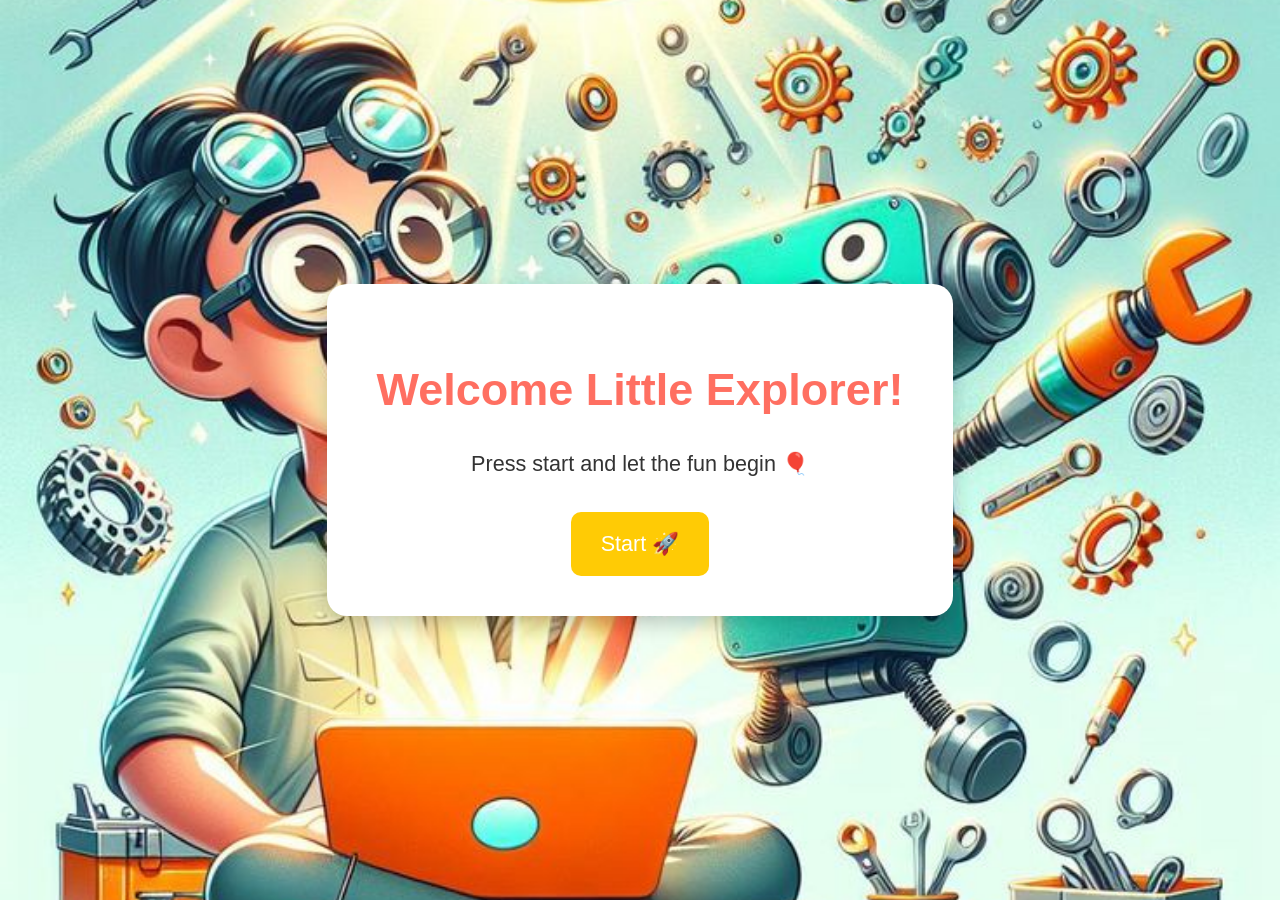
<file: index.html>
<!DOCTYPE html>
<html lang="en">
<head>
  <meta charset="UTF-8">
  <title>Welcome</title>
  <link rel="stylesheet" href="style.css">
  <script src="script.js"></script>
</head>
<body class="welcome-page">

  <div class="overlay">
    <h1>Welcome Little Explorer!</h1>
    <p>Press start and let the fun begin 🎈</p>

    <a href="home.html" class="start-btn">Start 🚀</a>
  </div>

</body>
</html>
</file>
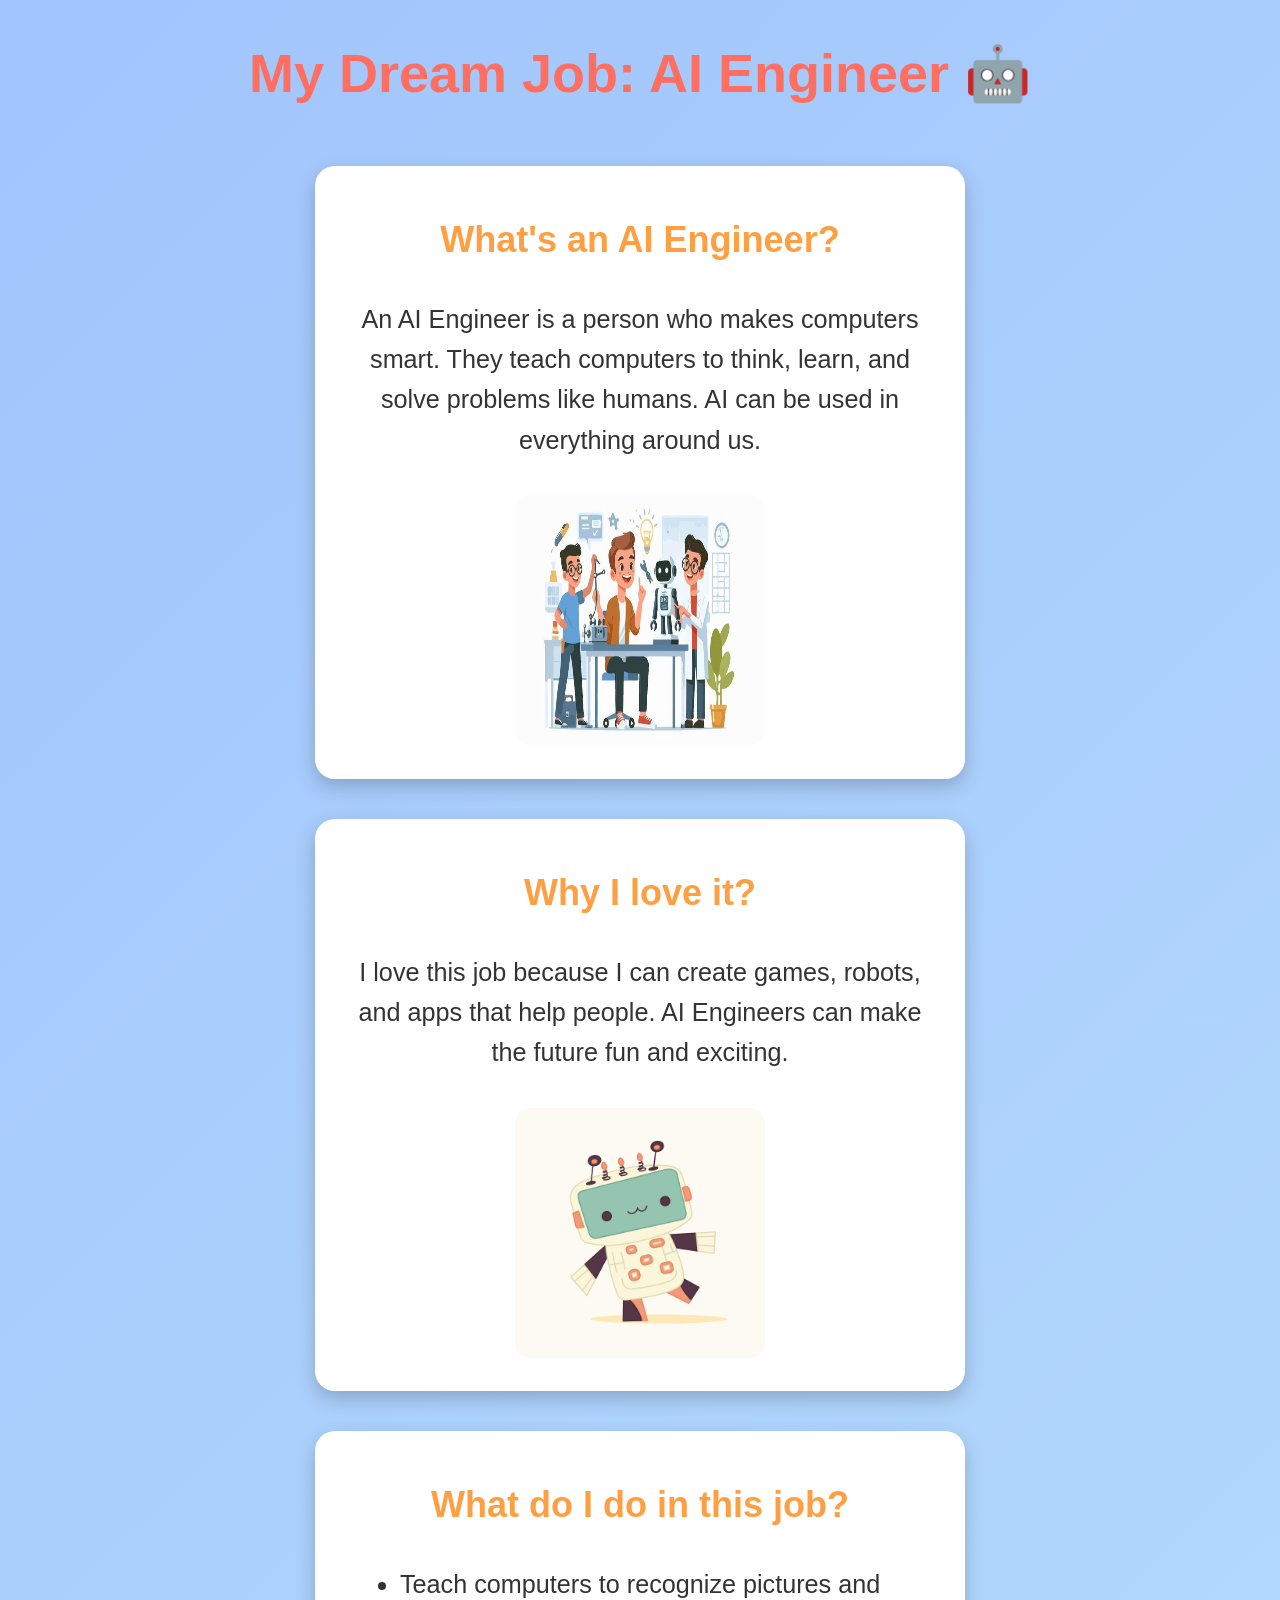
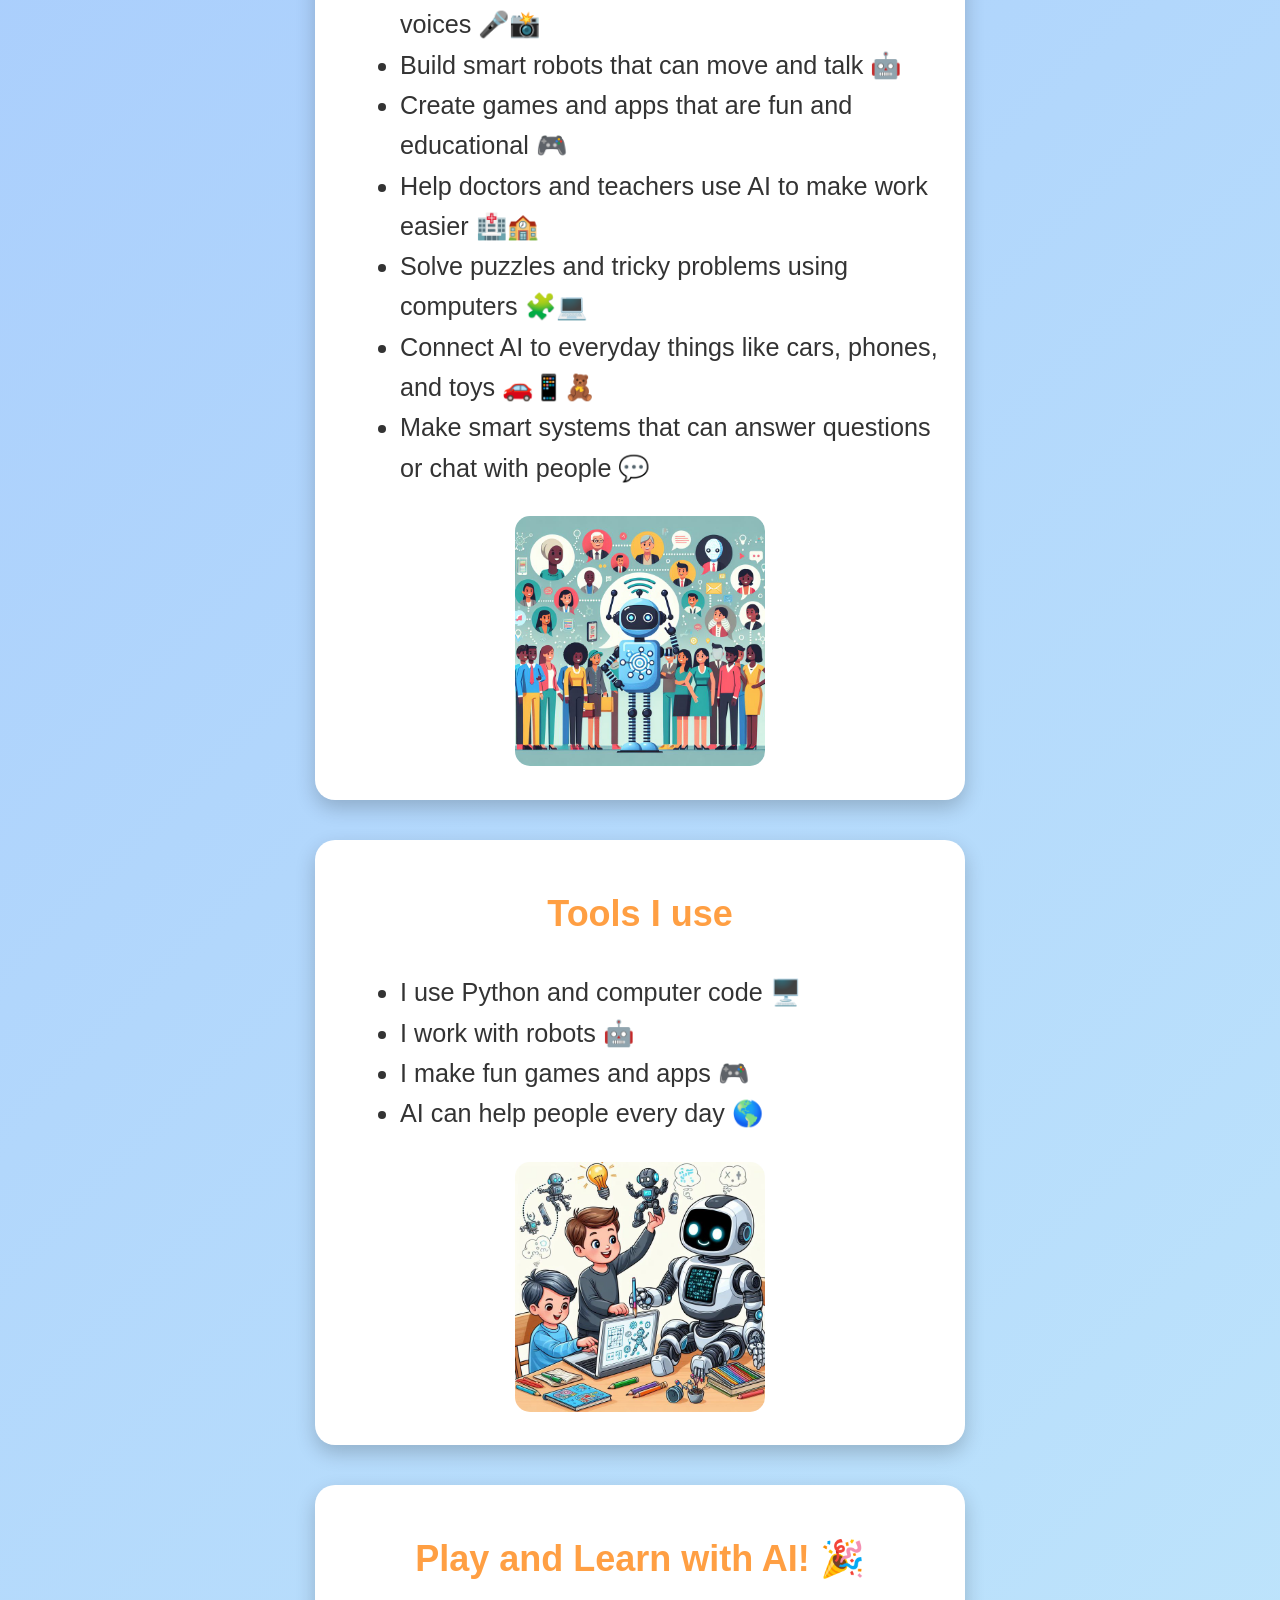
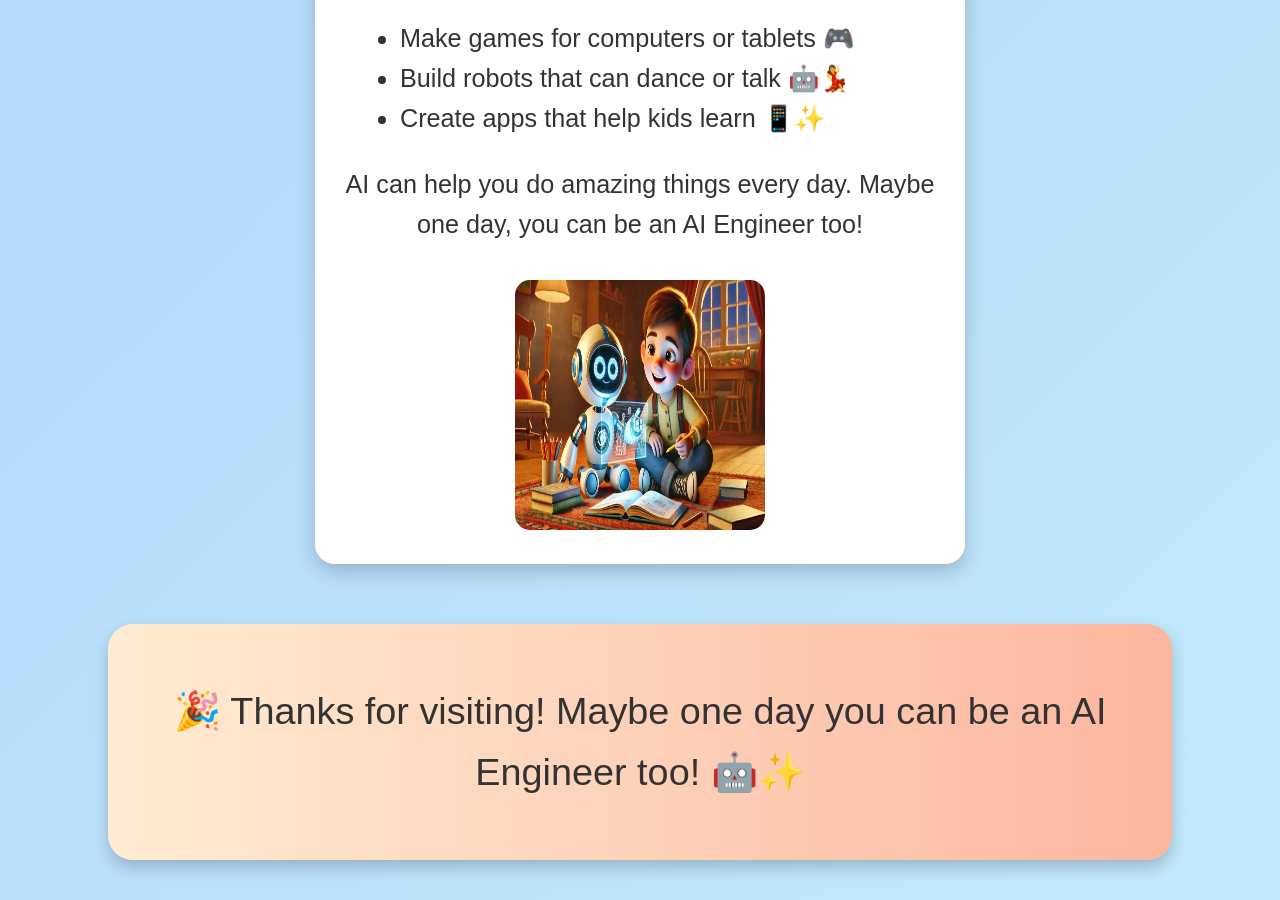
<file: home.html>
<!DOCTYPE html>
<html lang="en">
<head>
    <meta charset="UTF-8">
    <meta name="viewport" content="width=device-width, initial-scale=1.0">
    <title>Document</title>
    <link rel="stylesheet" href="style.css">
    <script src="script.js"></script>
</body>

</head>

  <body>
    <h1>My Dream Job: AI Engineer 🤖</h1> 

    <div class="card">
        <h2>What's an AI Engineer?</h2>
        <p>An AI Engineer is a person who makes computers smart. They teach computers to think, learn, and solve problems like humans. AI can be used in everything around us.</p>
        <img src="team.jpg" alt="Robot" width="250" height="250">
    </div>

    <div class="card">
        <h2>Why I love it?</h2>
        <p>I love this job because I can create games, robots, and apps that help people. AI Engineers can make the future fun and exciting.</p>
        <img src="small robot.jpg" alt="Small Robot" width="250" height="250">
    </div>

    <div class="card">
        <h2>What do I do in this job?</h2>
        <ul>
            <li>Teach computers to recognize pictures and voices 🎤📸</li>
            <li>Build smart robots that can move and talk 🤖</li>
            <li>Create games and apps that are fun and educational 🎮</li>
            <li>Help doctors and teachers use AI to make work easier 🏥🏫</li>
            <li>Solve puzzles and tricky problems using computers 🧩💻</li>
            <li>Connect AI to everyday things like cars, phones, and toys 🚗📱🧸</li>
            <li>Make smart systems that can answer questions or chat with people 💬</li>
        </ul>
        <img src="smart.jpg" alt="Cartoon Robots" width="250" height="250">
    </div>

    <div class="card">
        <h2>Tools I use</h2>
        <ul>
            <li>I use Python and computer code 🖥️</li>
            <li>I work with robots 🤖</li>
            <li>I make fun games and apps 🎮</li>
            <li>AI can help people every day 🌎</li>
        </ul>
        <img src="learn with robots_ robots_ AI (1).jpg" alt="Robot Image" width="250" height="250">
    </div>

    <div  class="card">
        <h2>Play and Learn with AI! 🎉</h2>
        <ul>
            <li>Make games for computers or tablets 🎮</li>
            <li>Build robots that can dance or talk 🤖💃</li>
            <li>Create apps that help kids learn 📱✨</li>
        </ul>
        <p>AI can help you do amazing things every day.
             Maybe one day, you can be an AI Engineer too!</p>
             <img src="download.jpg" alt="image" width="250" height="250">
    </div>

    <div class="footer-fun">
  <p>🎉 Thanks for visiting! Maybe one day you can be an AI Engineer too! 🤖✨</p>
</div>

</body>
  

</html>
</file>
<file: style.css>
/* style.css */

/* التصميم العام للصفحة */
body.welcome-page {
  margin: 0;
  padding: 0;
  height: 100vh; 
  background-image: url('kk.jpg');
  background-size: cover; /* الصورة تغطي كل الخلفية */
  background-position: center;
  background-repeat: no-repeat;
  font-family: 'Comic Sans MS', cursive, sans-serif; /* فونت مرح للأطفال */
  display: flex;
  justify-content: center; /* توسيط أفقي */
  align-items: center;     /* توسيط رأسي */
}

/* الصندوق اللي فيه النص */
.overlay {
  background-color: #ffffff; /* أبيض صافي */
  padding: 40px;
  border-radius: 20px;
  text-align: center;
  max-width: 90%;
  box-shadow: 0 8px 20px rgba(0,0,0,0.2); /* ظل لطيف للبوكس */
  color: #333; /* لون النص غامق عشان يبان على الأبيض */
}



/* العنوان الرئيسي */
.overlay h1 {
  font-size: 2.5em;
  color: #ff6f61; /* لون مرح */
  margin-bottom: 20px;
}

/* الفقرة */
.overlay p {
  font-size: 1.2em;
  color: #333;
  margin-bottom: 30px;
}

/* زر البدء */
.start-btn {
  display: inline-block;
  background-color: #ffcb05; /* أصفر لطيف */
  color: #fff;
  padding: 15px 30px;
  border-radius: 10px;
  text-decoration: none;
  font-size: 1.2em;
  transition: transform 0.2s, background-color 0.2s;
}

.start-btn:hover {
  transform: scale(1.1); /* تكبير خفيف عند المرور */
  background-color: #ffb700; /* تغيير لون عند المرور */
}
/* style.css */

/* التصميم العام للصفحة */
body {
    margin: 0;
    padding: 0;
    font-family: 'Comic Sans MS', cursive, sans-serif;
    background: linear-gradient(135deg, #a1c4fd, #c2e9fb); /* خلفية gradient لطيفة */
    display: flex;
    flex-direction: column;
    align-items: center;
    color: #333;
}

/* العنوان الرئيسي */
h1 {
    font-size: 3em;
    text-align: center;
    margin: 30px 10px;
    color: #ff6f61;
    animation: fadeIn 2s ease-in;
}

/* كل Card */
.card {
    background-color: #fff;
    padding: 20px;
    border-radius: 20px;
    margin: 20px;
    width: 90%;
    max-width: 600px;
    text-align: center;
    box-shadow: 0 8px 20px rgba(0,0,0,0.2);
    transition: transform 0.3s;
}

/* تأثير عند المرور */
.card:hover {
    transform: scale(1.05);
}

/* الصور داخل Cards */
.card img {
    max-width: 100%;
    border-radius: 15px;
    margin-top: 10px;
}

/* العناوين الفرعية */
h2 {
    color: #ff9f43;
    margin-top: 15px;
}

/* القوائم */
ul {
    text-align: left;
    margin-left: 20px;
}

/* Footer */
footer {
    text-align: center;
    margin: 40px 10px;
    font-size: 1.1em;
    color: #555;
}
/* تكبير الخطوط بشكل عام */
body {
  font-size: 18px; /* حجم الخط الأساسي */
  line-height: 1.6;
  font-family: 'Comic Sans MS', cursive, sans-serif; /* خط مرح للأطفال */
}

/* العناوين */
h1 {
  font-size: 3em;
  text-align: center;
}

h2 {
  font-size: 2em;
  margin-top: 20px;
}

h3, p, li {
  font-size: 1.4em;
}

/* الكروت */
.card {
  padding: 25px;
}
.footer-fun {
  background: linear-gradient(90deg, #ffecd2, #fcb69f); /* ألوان لطيفة */
  border-radius: 25px;
  padding: 20px;
  margin: 40px auto;
  width: 80%;
  text-align: center;
  font-size: 1.5em;
  font-family: 'Comic Sans MS', cursive, sans-serif;
  box-shadow: 0 8px 15px rgba(0,0,0,0.2);
  color: #333;
  position: relative;
}

/* حركة بسيطة للنص */
.footer-fun p {
  animation: bounceText 1.2s infinite alternate;
}

@keyframes bounceText {
  0% { transform: translateY(0); }
  100% { transform: translateY(-8px); }
}

/* Animation */
@keyframes fadeIn {
    from {opacity: 0; transform: translateY(20px);}
    to {opacity: 1; transform: translateY(0);}
}
.card {
  transition: transform 0.4s ease, box-shadow 0.4s ease;
}


.card.animate {
  transform: scale(1.1) rotate(2deg);
  box-shadow: 0 15px 30px rgba(0,0,0,0.3);
}
.card.animate img {
  transform: rotate(10deg);
  transition: transform 0.4s ease;
}
body {
  transition: background-color 0.5s ease;
}

/* لون أزرق فاتح */
body.blue-bg {
  background-color: #cceeff;
}

/* شكل الروبوت الصغير */

.small-robot {
  width: 70px;
  margin-top: 10px;
  animation: dance 0.6s infinite alternate;
}

@keyframes dance {
  0% {
    transform: rotate(-15deg) translateY(0px);
  }
  100% {
    transform: rotate(15deg) translateY(-10px);
  }
}
</file>
